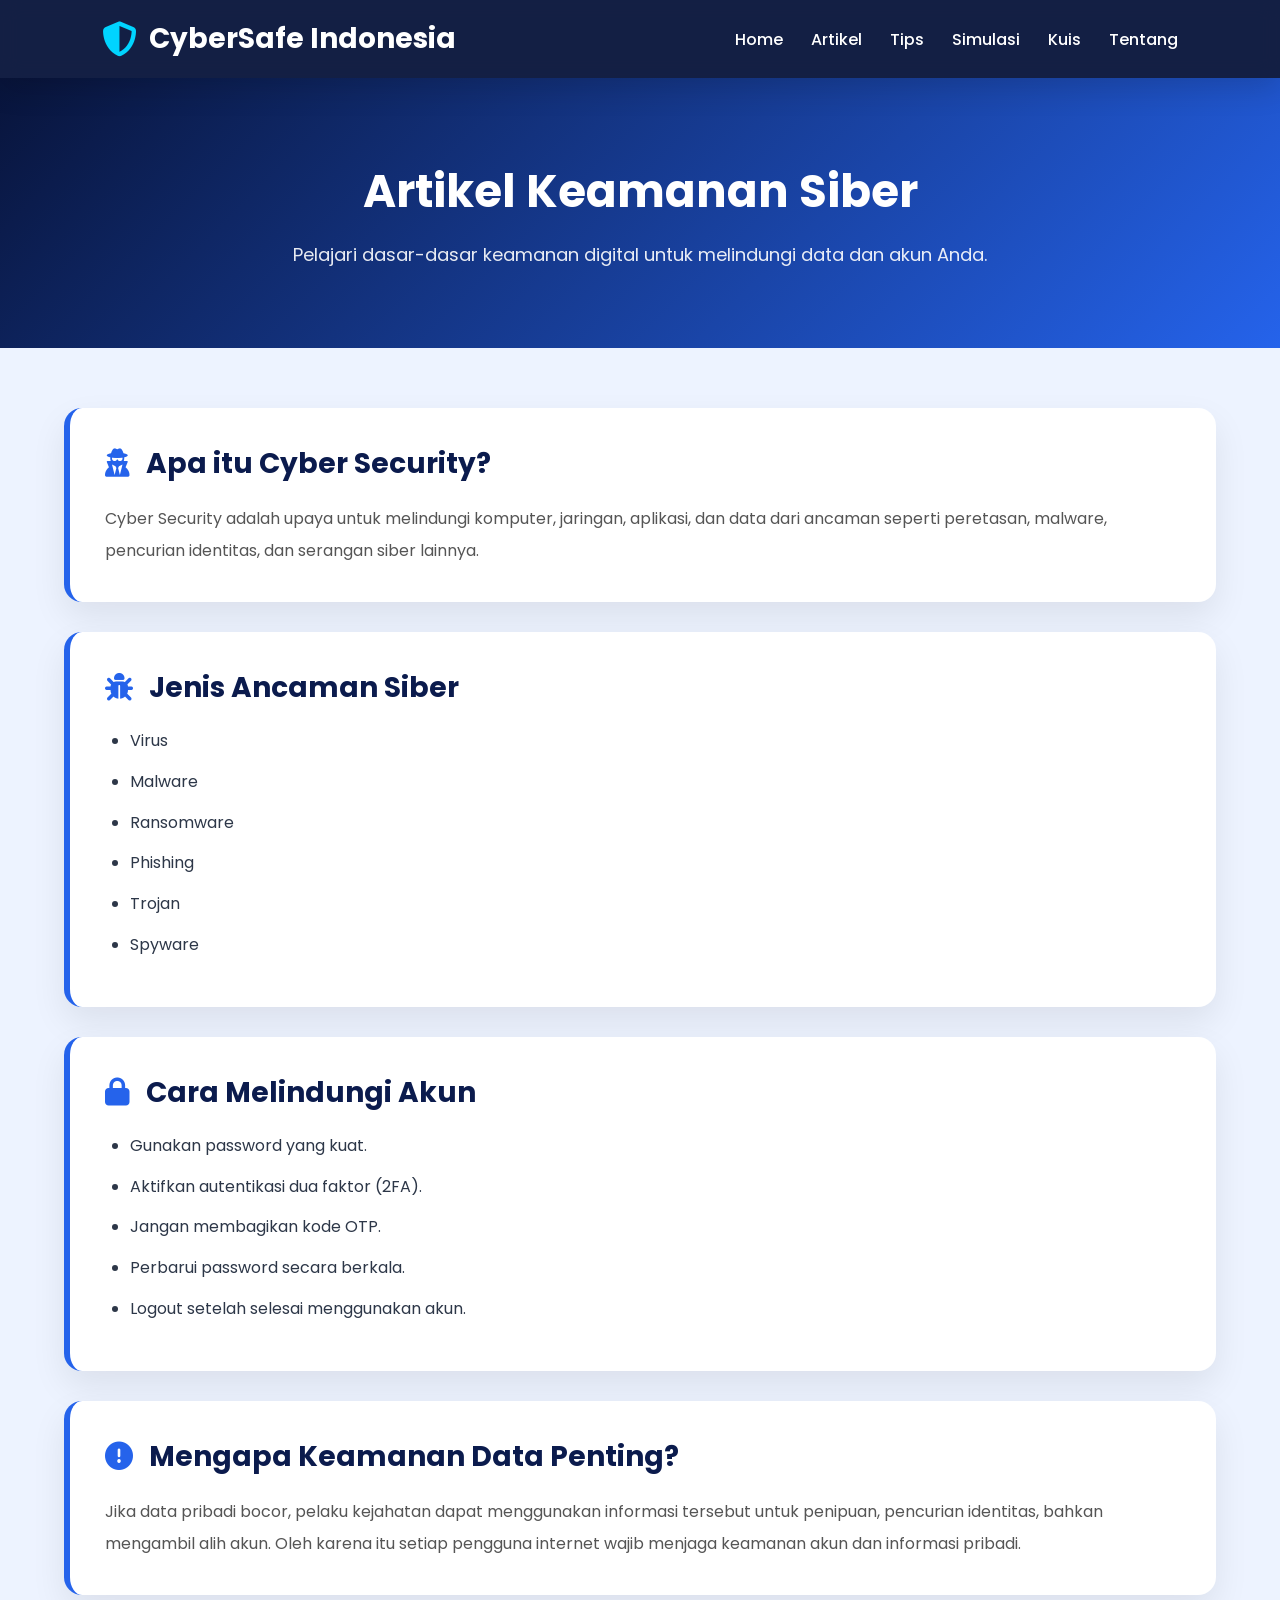
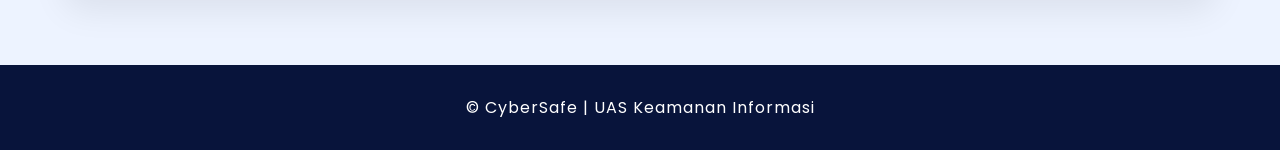
<file: artikel.html>
<!DOCTYPE html>
<html lang="id">
<head>
    <meta charset="UTF-8">
    <meta name="viewport" content="width=device-width, initial-scale=1.0">
    <title>Artikel - CyberSafe</title>

    <link rel="stylesheet" href="css/style.css">

    <link rel="stylesheet"
    href="https://cdnjs.cloudflare.com/ajax/libs/font-awesome/6.6.0/css/all.min.css">
</head>
<body>

<header>

    <div class="logo">
        <i class="fa-solid fa-shield-halved"></i>
        <h2>CyberSafe Indonesia</h2>
    </div>

    <nav>
        <a href="index.html">Home</a>
        <a href="artikel.html">Artikel</a>
        <a href="tips.html">Tips</a>
        <a href="phishing.html">Simulasi</a>
        <a href="kuis.html">Kuis</a>
        <a href="tentang.html">Tentang</a>
    </nav>

</header>

<section class="page-title">
    <h1>Artikel Keamanan Siber</h1>
    <p>Pelajari dasar-dasar keamanan digital untuk melindungi data dan akun Anda.</p>
</section>

<section class="artikel-container">

<div class="artikel">

<h2><i class="fa-solid fa-user-secret"></i> Apa itu Cyber Security?</h2>

<p>
Cyber Security adalah upaya untuk melindungi komputer, jaringan, aplikasi,
dan data dari ancaman seperti peretasan, malware, pencurian identitas,
dan serangan siber lainnya.
</p>

</div>

<div class="artikel">

<h2><i class="fa-solid fa-bug"></i> Jenis Ancaman Siber</h2>

<ul>

<li>Virus</li>

<li>Malware</li>

<li>Ransomware</li>

<li>Phishing</li>

<li>Trojan</li>

<li>Spyware</li>

</ul>

</div>

<div class="artikel">

<h2><i class="fa-solid fa-lock"></i> Cara Melindungi Akun</h2>

<ul>

<li>Gunakan password yang kuat.</li>

<li>Aktifkan autentikasi dua faktor (2FA).</li>

<li>Jangan membagikan kode OTP.</li>

<li>Perbarui password secara berkala.</li>

<li>Logout setelah selesai menggunakan akun.</li>

</ul>

</div>

<div class="artikel">

<h2><i class="fa-solid fa-circle-exclamation"></i> Mengapa Keamanan Data Penting?</h2>

<p>

Jika data pribadi bocor, pelaku kejahatan dapat
menggunakan informasi tersebut untuk penipuan,
pencurian identitas, bahkan mengambil alih akun.

Oleh karena itu setiap pengguna internet wajib
menjaga keamanan akun dan informasi pribadi.

</p>

</div>

</section>

<footer>

<p>© CyberSafe | UAS Keamanan Informasi</p>

</footer>

</body>
</html>
</file>
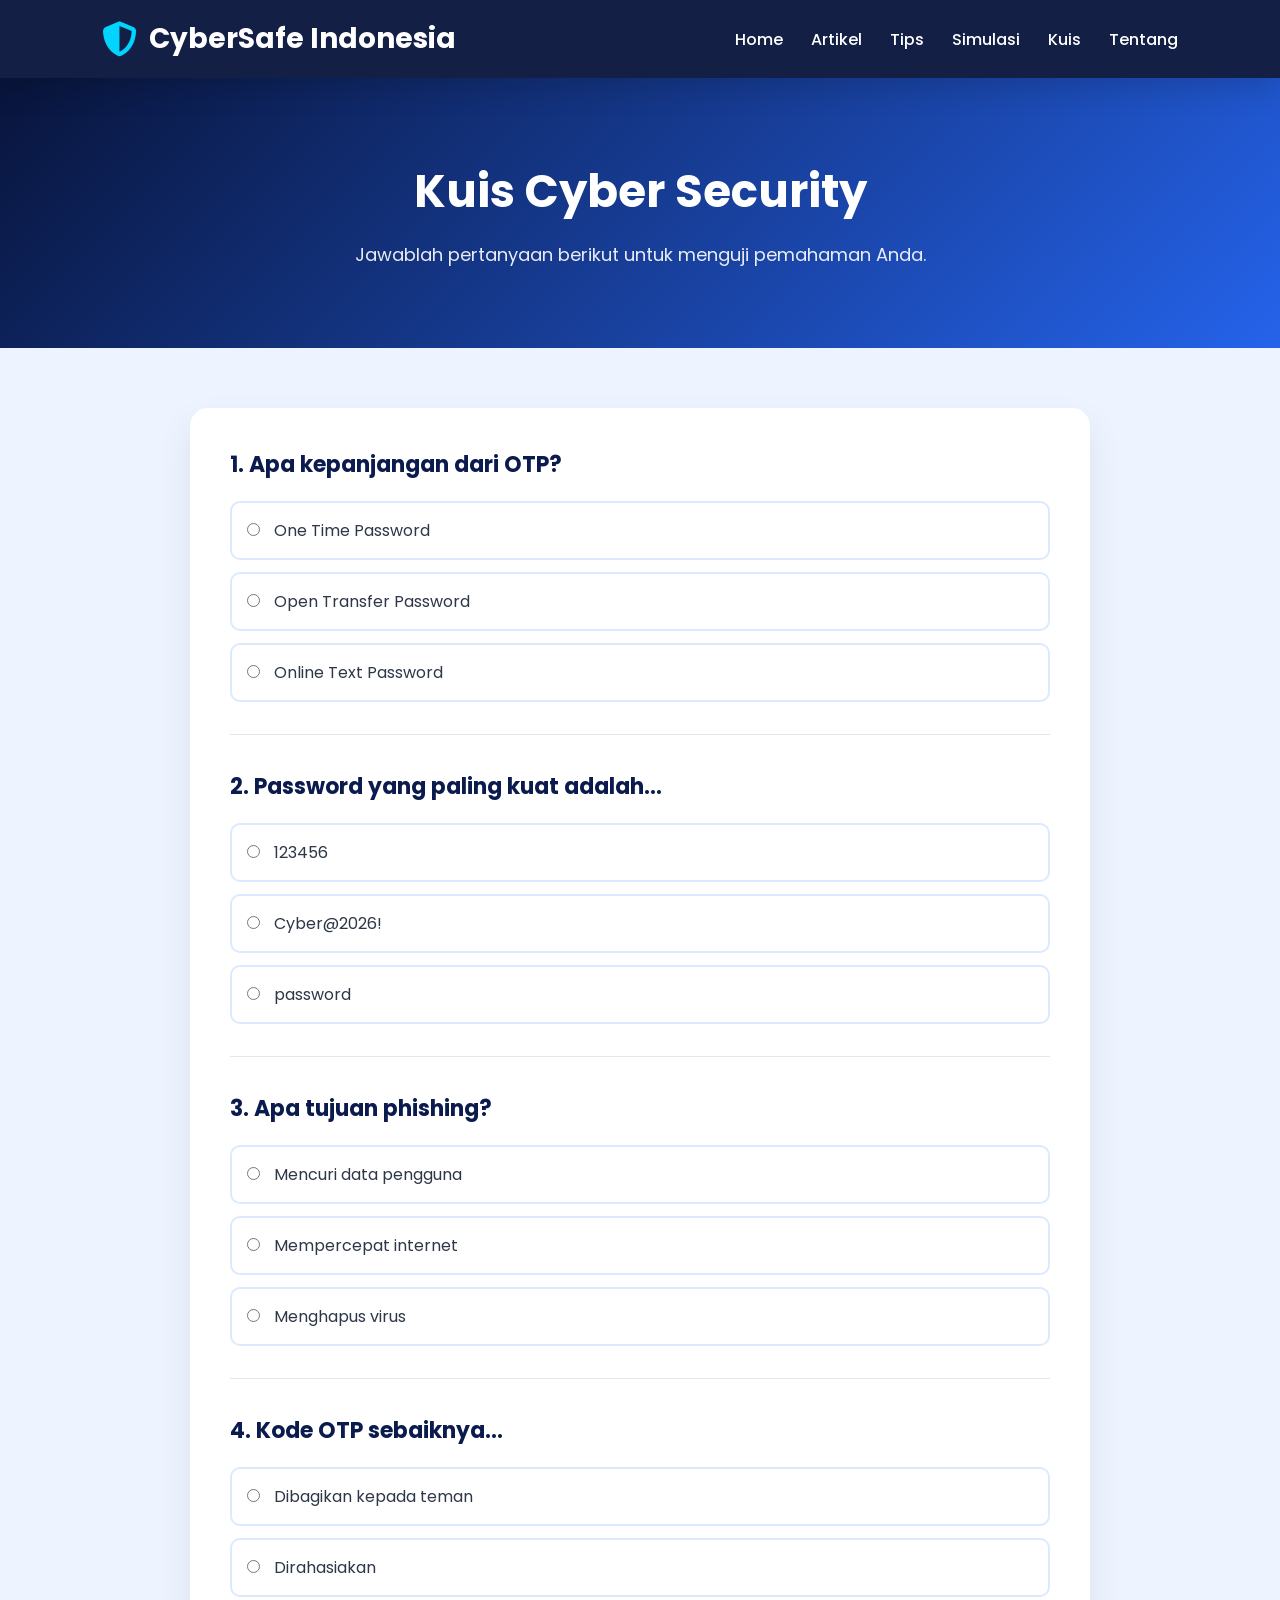
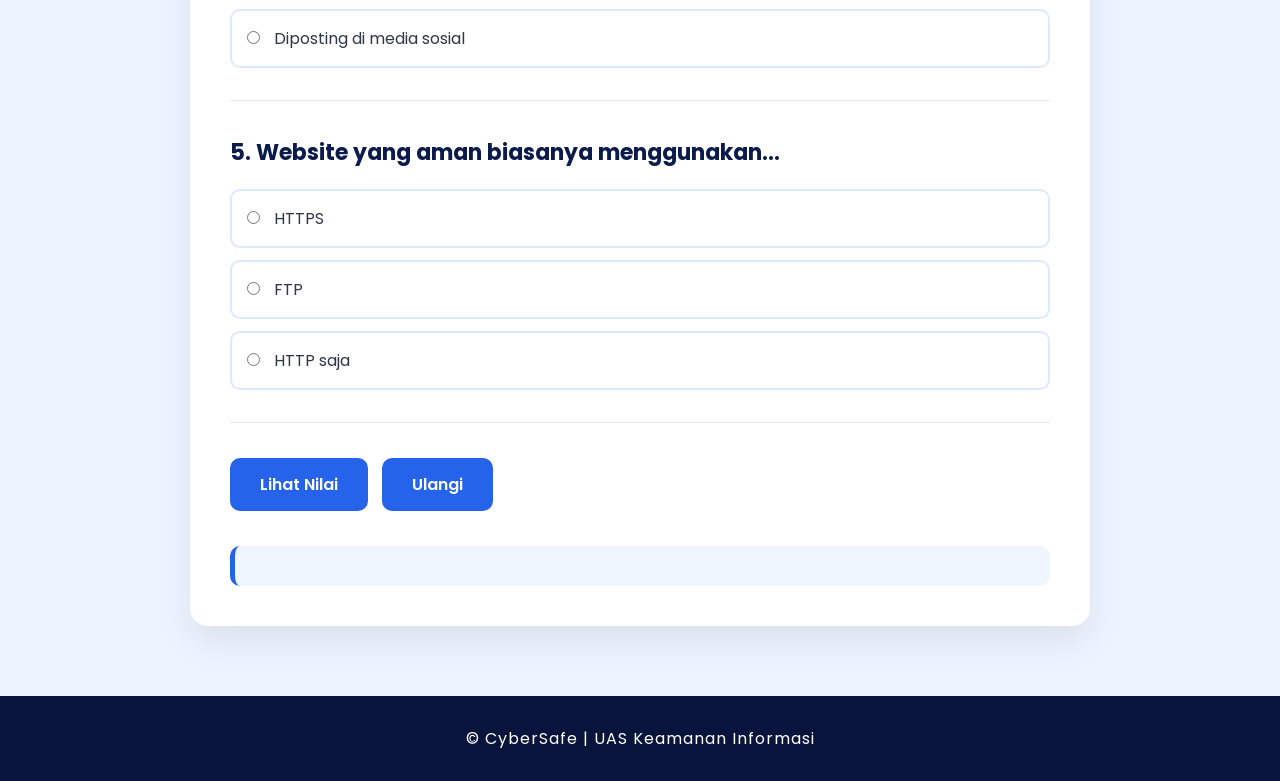
<file: kuis.html>
<!DOCTYPE html>
<html lang="id">
<head>
<meta charset="UTF-8">
<meta name="viewport" content="width=device-width, initial-scale=1.0">

<title>Kuis Cyber Security</title>

<link rel="stylesheet" href="css/style.css">

<link rel="stylesheet"
href="https://cdnjs.cloudflare.com/ajax/libs/font-awesome/6.6.0/css/all.min.css">

</head>

<body>

<header>

<div class="logo">
<i class="fa-solid fa-shield-halved"></i>
<h2>CyberSafe Indonesia</h2>
</div>

<nav>

<a href="index.html">Home</a>
<a href="artikel.html">Artikel</a>
<a href="tips.html">Tips</a>
<a href="phishing.html">Simulasi</a>
<a href="kuis.html">Kuis</a>
<a href="tentang.html">Tentang</a>

</nav>

</header>

<section class="page-title">

<h1>Kuis Cyber Security</h1>

<p>Jawablah pertanyaan berikut untuk menguji pemahaman Anda.</p>

</section>

<div class="quiz-container">

<form id="quizForm">

<div class="question">

<h3>1. Apa kepanjangan dari OTP?</h3>

<label><input type="radio" name="q1" value="1"> One Time Password</label>
<label><input type="radio" name="q1" value="0"> Open Transfer Password</label>
<label><input type="radio" name="q1" value="0"> Online Text Password</label>

</div>

<div class="question">

<h3>2. Password yang paling kuat adalah...</h3>

<label><input type="radio" name="q2" value="0"> 123456</label>
<label><input type="radio" name="q2" value="1"> Cyber@2026!</label>
<label><input type="radio" name="q2" value="0"> password</label>

</div>

<div class="question">

<h3>3. Apa tujuan phishing?</h3>

<label><input type="radio" name="q3" value="1"> Mencuri data pengguna</label>
<label><input type="radio" name="q3" value="0"> Mempercepat internet</label>
<label><input type="radio" name="q3" value="0"> Menghapus virus</label>

</div>

<div class="question">

<h3>4. Kode OTP sebaiknya...</h3>

<label><input type="radio" name="q4" value="0"> Dibagikan kepada teman</label>
<label><input type="radio" name="q4" value="1"> Dirahasiakan</label>
<label><input type="radio" name="q4" value="0"> Diposting di media sosial</label>

</div>

<div class="question">

<h3>5. Website yang aman biasanya menggunakan...</h3>

<label><input type="radio" name="q5" value="1"> HTTPS</label>
<label><input type="radio" name="q5" value="0"> FTP</label>
<label><input type="radio" name="q5" value="0"> HTTP saja</label>

</div>

<button type="button" onclick="hitungNilai()">Lihat Nilai</button>

<button type="reset">Ulangi</button>

</form>

<div id="score"></div>

</div>

<footer>

<p>© CyberSafe | UAS Keamanan Informasi</p>

</footer>

<script src="js/script.js"></script>

</body>
</html>
</file>
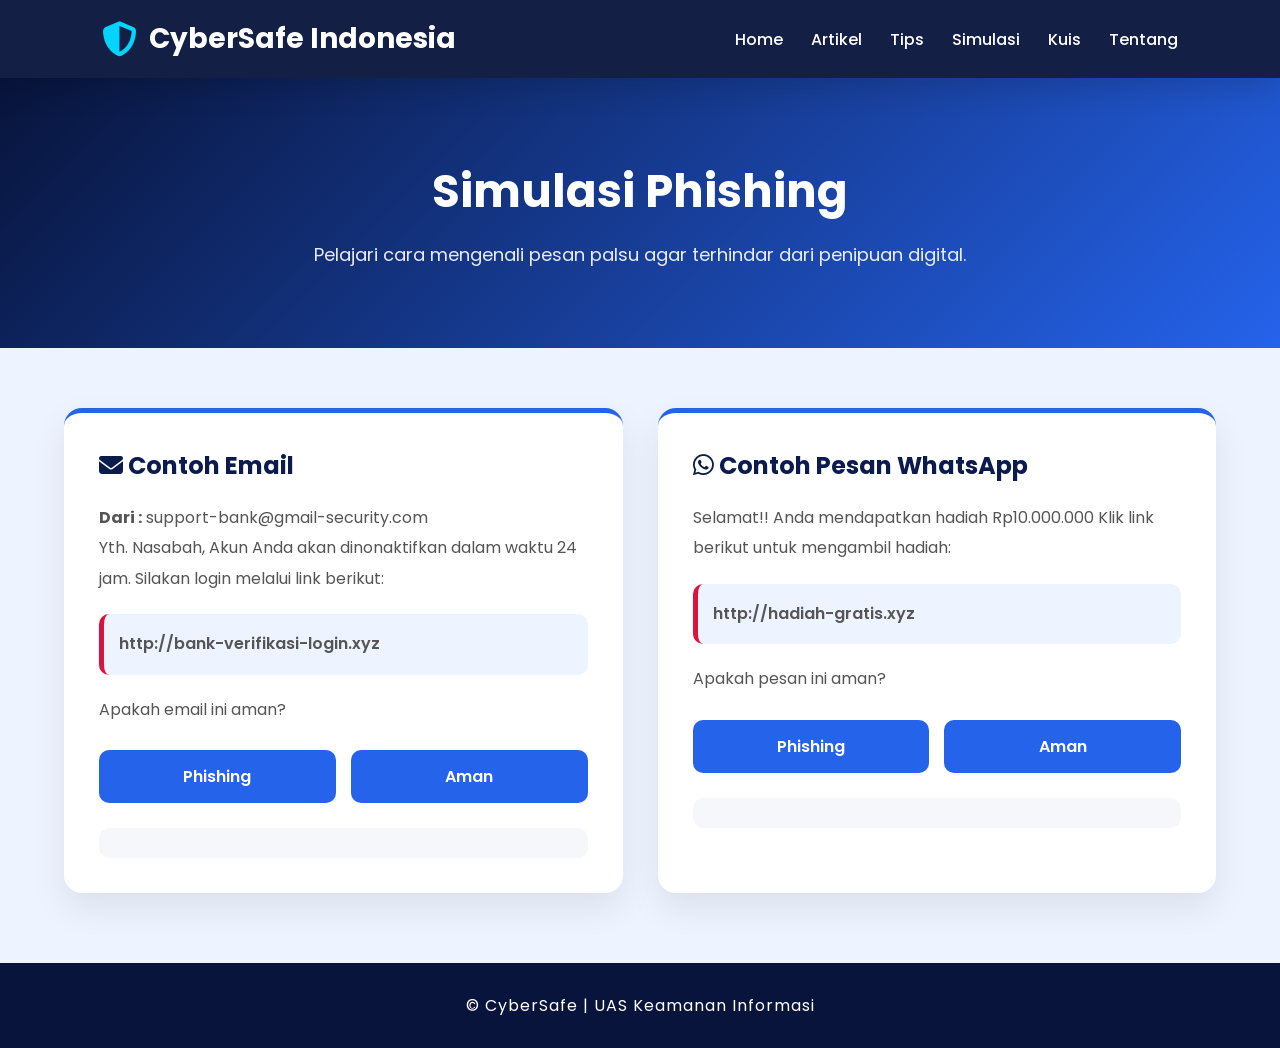
<file: phishing.html>
<!DOCTYPE html>
<html lang="id">
<head>
<meta charset="UTF-8">
<meta name="viewport" content="width=device-width, initial-scale=1.0">

<title>Simulasi Phishing</title>

<link rel="stylesheet" href="css/style.css">

<link rel="stylesheet"
href="https://cdnjs.cloudflare.com/ajax/libs/font-awesome/6.6.0/css/all.min.css">

</head>

<body>

<header>

<div class="logo">
<i class="fa-solid fa-shield-halved"></i>
<h2>CyberSafe Indonesia</h2>
</div>

<nav>
<a href="index.html">Home</a>
<a href="artikel.html">Artikel</a>
<a href="tips.html">Tips</a>
<a href="phishing.html">Simulasi</a>
<a href="kuis.html">Kuis</a>
<a href="tentang.html">Tentang</a>
</nav>

</header>

<section class="page-title">

<h1>Simulasi Phishing</h1>

<p>Pelajari cara mengenali pesan palsu agar terhindar dari penipuan digital.</p>

</section>

<section class="phishing-container">

<div class="email-box">

<h2><i class="fa-solid fa-envelope"></i> Contoh Email</h2>

<p><strong>Dari :</strong> support-bank@gmail-security.com</p>

<p>

Yth. Nasabah,

Akun Anda akan dinonaktifkan dalam waktu 24 jam.

Silakan login melalui link berikut:

</p>

<p class="link">
http://bank-verifikasi-login.xyz
</p>

<p>

Apakah email ini aman?

</p>

<div class="btn-group">

<button onclick="cekPhishing()">Phishing</button>

<button onclick="cekSalah()">Aman</button>

</div>

<p id="hasil"></p>

</div>

<div class="email-box">

<h2><i class="fa-brands fa-whatsapp"></i> Contoh Pesan WhatsApp</h2>

<p>

Selamat!!

Anda mendapatkan hadiah Rp10.000.000

Klik link berikut untuk mengambil hadiah:

</p>

<p class="link">
http://hadiah-gratis.xyz
</p>

<p>

Apakah pesan ini aman?

</p>

<div class="btn-group">

<button onclick="cekWA()">Phishing</button>

<button onclick="cekWASalah()">Aman</button>

</div>

<p id="hasil2"></p>

</div>

</section>

<footer>

<p>
© CyberSafe | UAS Keamanan Informasi
</p>

</footer>

<script src="js/script.js"></script>

</body>
</html>
</file>
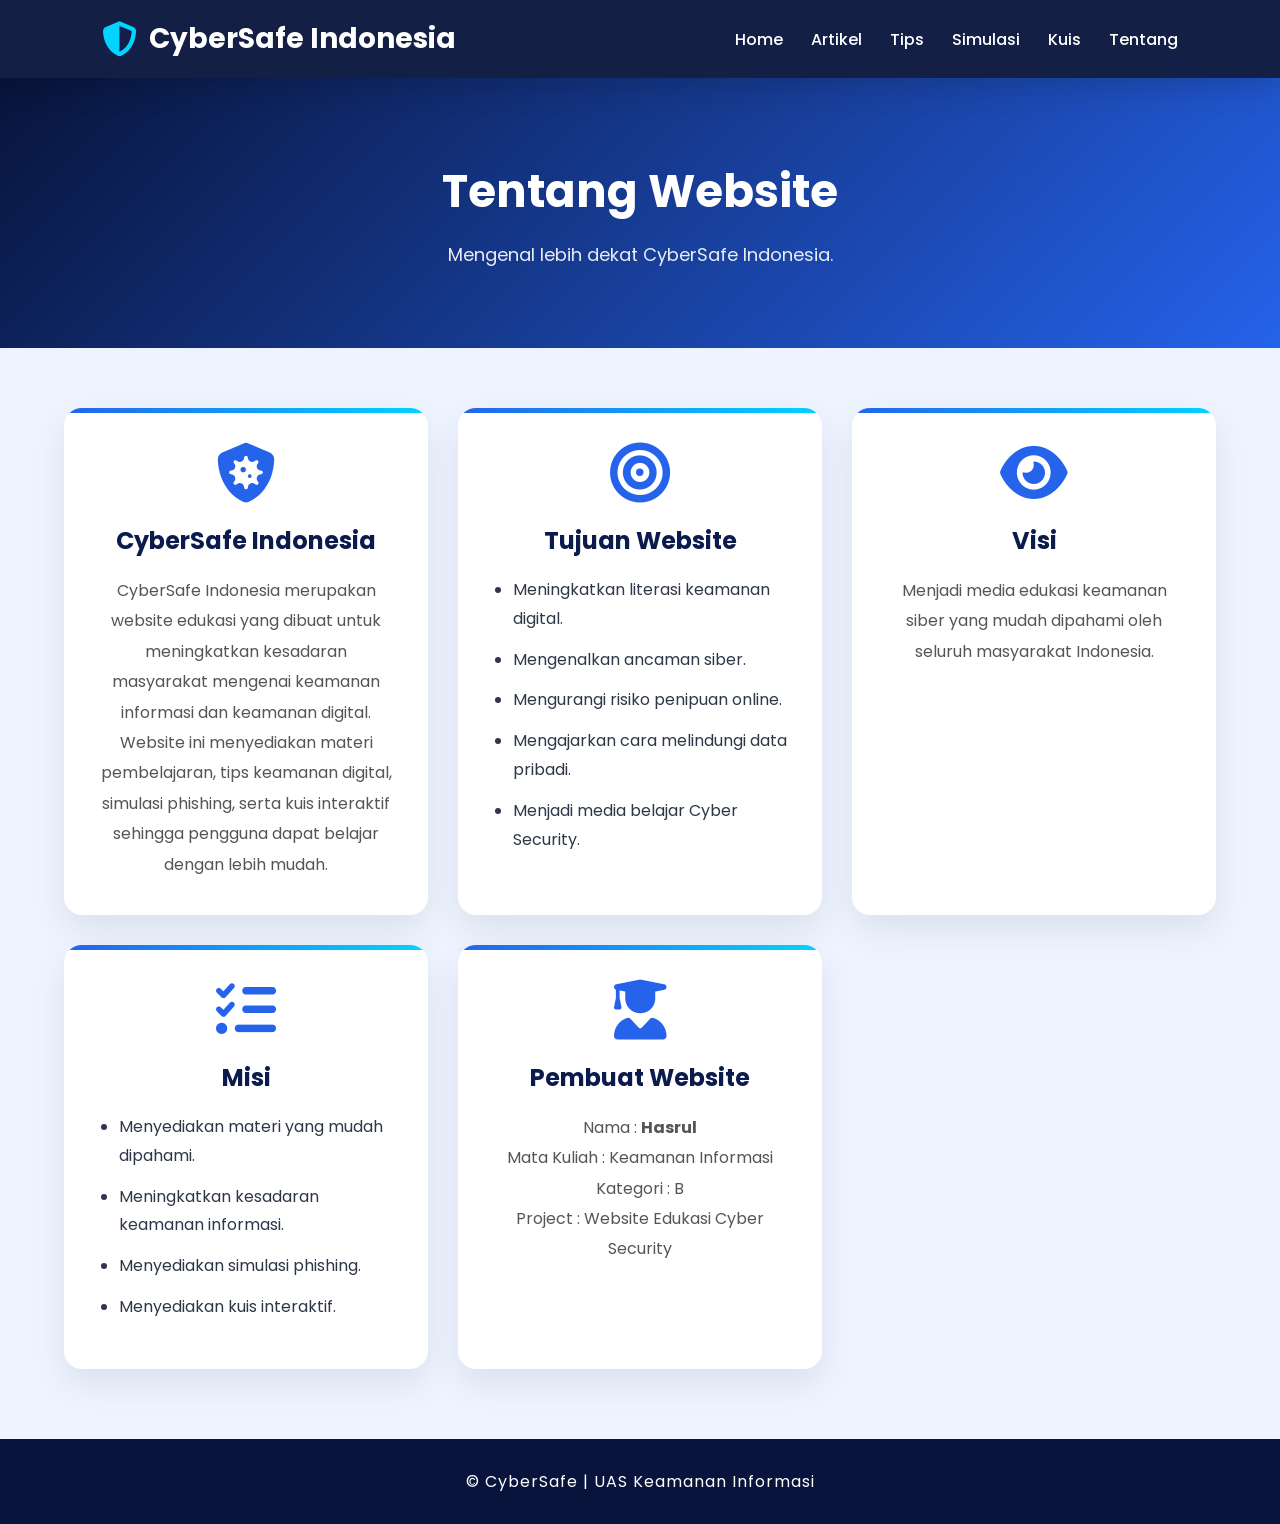
<file: tentang.html>
<!DOCTYPE html>
<html lang="id">
<head>
<meta charset="UTF-8">
<meta name="viewport" content="width=device-width, initial-scale=1.0">

<title>Tentang - CyberSafe Indonesia</title>

<link rel="stylesheet" href="css/style.css">

<link rel="stylesheet"
href="https://cdnjs.cloudflare.com/ajax/libs/font-awesome/6.6.0/css/all.min.css">

</head>
<body>

<header>

<div class="logo">
<i class="fa-solid fa-shield-halved"></i>
<h2>CyberSafe Indonesia</h2>
</div>

<nav>
<a href="index.html">Home</a>
<a href="artikel.html">Artikel</a>
<a href="tips.html">Tips</a>
<a href="phishing.html">Simulasi</a>
<a href="kuis.html">Kuis</a>
<a href="tentang.html">Tentang</a>
</nav>

</header>

<section class="page-title">

<h1>Tentang Website</h1>

<p>Mengenal lebih dekat CyberSafe Indonesia.</p>

</section>

<section class="about-container">

<div class="about-card">

<i class="fa-solid fa-shield-virus"></i>

<h2>CyberSafe Indonesia</h2>

<p>

CyberSafe Indonesia merupakan website edukasi yang dibuat
untuk meningkatkan kesadaran masyarakat mengenai
keamanan informasi dan keamanan digital.

Website ini menyediakan materi pembelajaran,
tips keamanan digital, simulasi phishing,
serta kuis interaktif sehingga pengguna
dapat belajar dengan lebih mudah.

</p>

</div>

<div class="about-card">

<i class="fa-solid fa-bullseye"></i>

<h2>Tujuan Website</h2>

<ul>

<li>Meningkatkan literasi keamanan digital.</li>

<li>Mengenalkan ancaman siber.</li>

<li>Mengurangi risiko penipuan online.</li>

<li>Mengajarkan cara melindungi data pribadi.</li>

<li>Menjadi media belajar Cyber Security.</li>

</ul>

</div>

<div class="about-card">

<i class="fa-solid fa-eye"></i>

<h2>Visi</h2>

<p>

Menjadi media edukasi keamanan siber yang mudah dipahami
oleh seluruh masyarakat Indonesia.

</p>

</div>

<div class="about-card">

<i class="fa-solid fa-list-check"></i>

<h2>Misi</h2>

<ul>

<li>Menyediakan materi yang mudah dipahami.</li>

<li>Meningkatkan kesadaran keamanan informasi.</li>

<li>Menyediakan simulasi phishing.</li>

<li>Menyediakan kuis interaktif.</li>

</ul>

</div>

<div class="about-card">

<i class="fa-solid fa-user-graduate"></i>

<h2>Pembuat Website</h2>

<p>

Nama : <b>Hasrul</b><br>

Mata Kuliah : Keamanan Informasi<br>

Kategori : B<br>

Project : Website Edukasi Cyber Security

</p>

</div>

</section>

<footer>

<p>

© CyberSafe | UAS Keamanan Informasi

</p>

</footer>

</body>
</html>
</file>
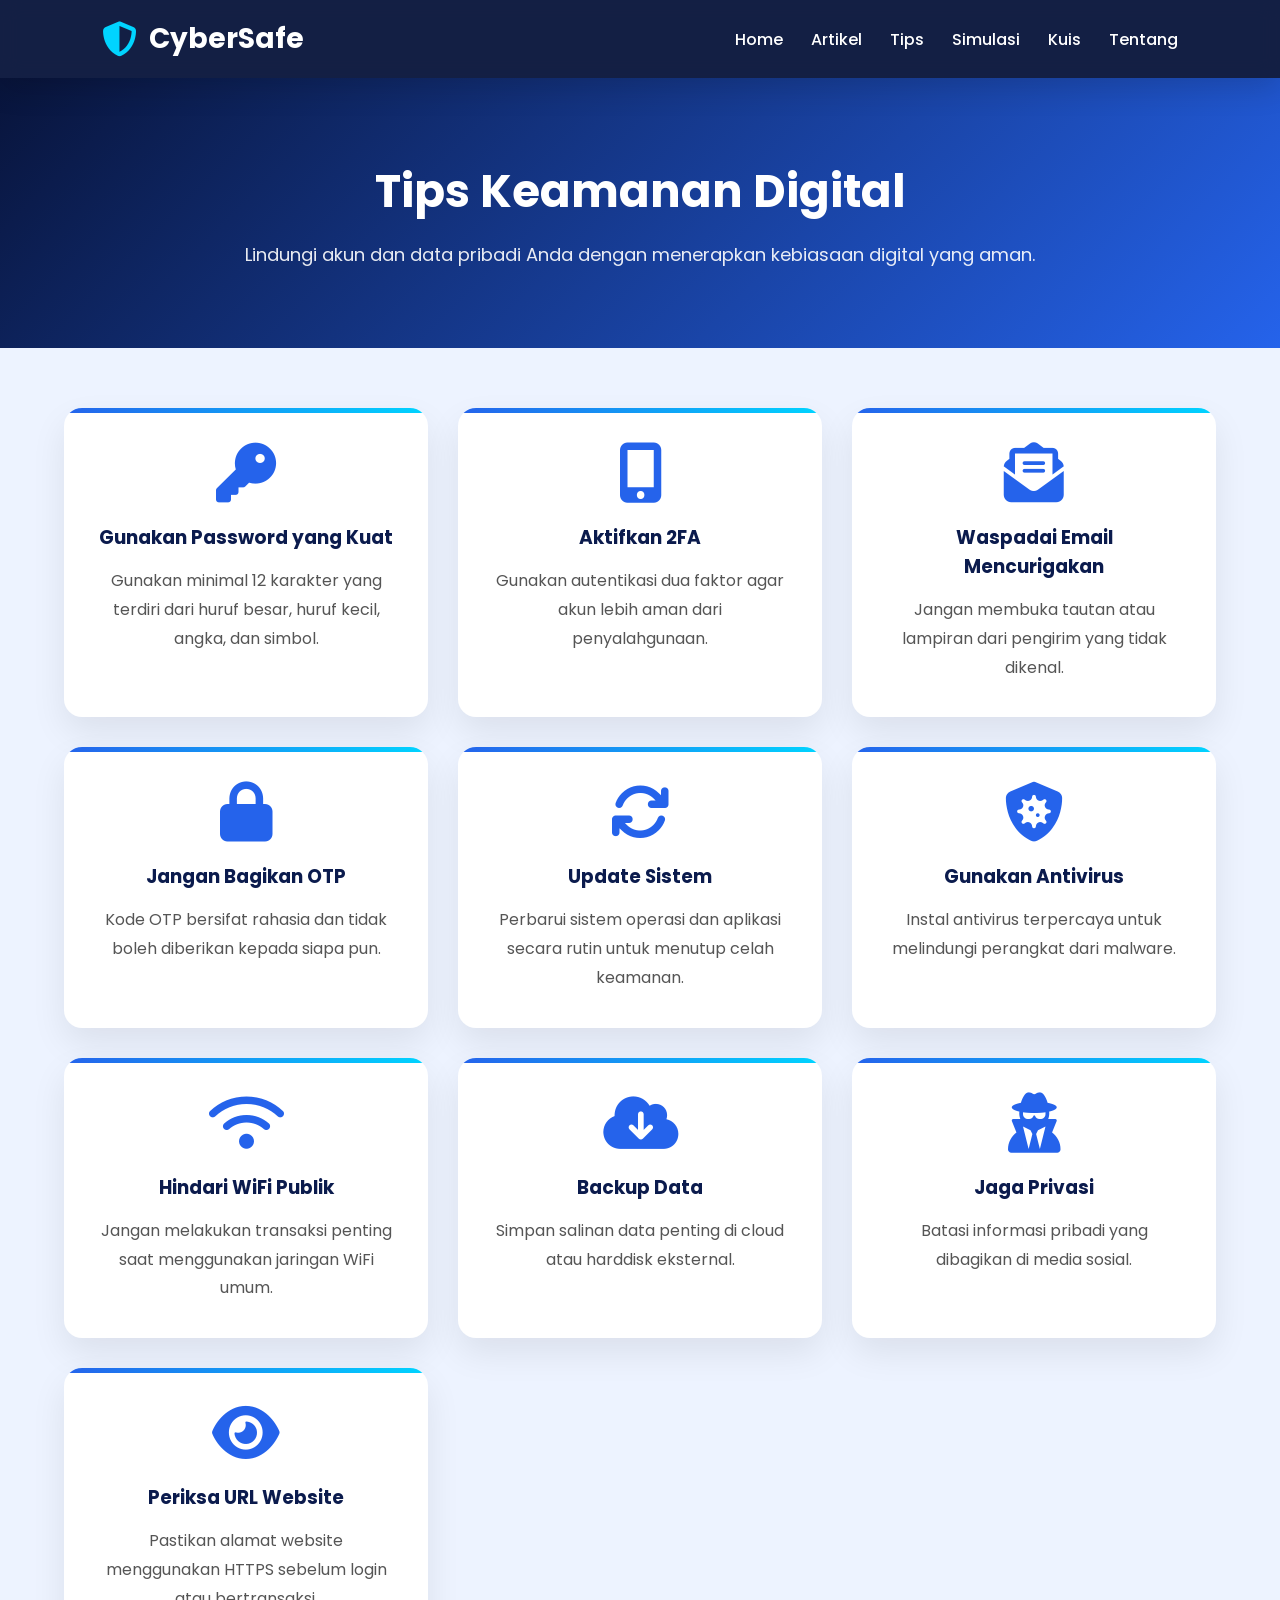
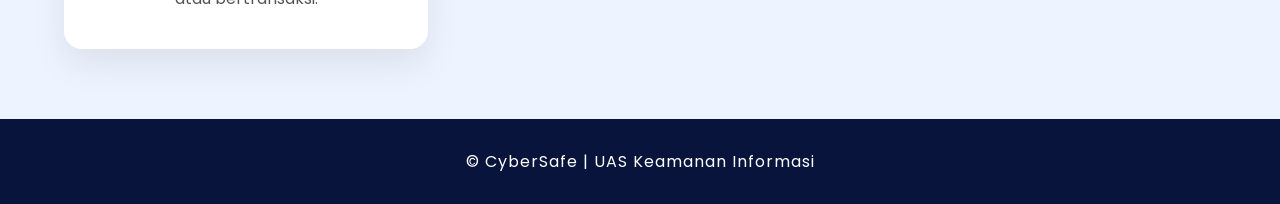
<file: tips.html>
<!DOCTYPE html>
<html lang="id">
<head>
    <meta charset="UTF-8">
    <meta name="viewport" content="width=device-width, initial-scale=1.0">
    <title>Tips Keamanan Digital</title>

    <link rel="stylesheet" href="css/style.css">

    <link rel="stylesheet"
    href="https://cdnjs.cloudflare.com/ajax/libs/font-awesome/6.6.0/css/all.min.css">
</head>
<body>

<header>

<div class="logo">
<i class="fa-solid fa-shield-halved"></i>
<h2>CyberSafe</h2>
</div>

<nav>
<a href="index.html">Home</a>
<a href="artikel.html">Artikel</a>
<a href="tips.html">Tips</a>
<a href="phishing.html">Simulasi</a>
<a href="kuis.html">Kuis</a>
<a href="tentang.html">Tentang</a>
</nav>

</header>

<section class="page-title">

<h1>Tips Keamanan Digital</h1>

<p>Lindungi akun dan data pribadi Anda dengan menerapkan kebiasaan digital yang aman.</p>

</section>

<section class="tips-container">

<div class="tip-card">
<i class="fa-solid fa-key"></i>
<h3>Gunakan Password yang Kuat</h3>
<p>Gunakan minimal 12 karakter yang terdiri dari huruf besar, huruf kecil, angka, dan simbol.</p>
</div>

<div class="tip-card">
<i class="fa-solid fa-mobile-screen-button"></i>
<h3>Aktifkan 2FA</h3>
<p>Gunakan autentikasi dua faktor agar akun lebih aman dari penyalahgunaan.</p>
</div>

<div class="tip-card">
<i class="fa-solid fa-envelope-open-text"></i>
<h3>Waspadai Email Mencurigakan</h3>
<p>Jangan membuka tautan atau lampiran dari pengirim yang tidak dikenal.</p>
</div>

<div class="tip-card">
<i class="fa-solid fa-lock"></i>
<h3>Jangan Bagikan OTP</h3>
<p>Kode OTP bersifat rahasia dan tidak boleh diberikan kepada siapa pun.</p>
</div>

<div class="tip-card">
<i class="fa-solid fa-arrows-rotate"></i>
<h3>Update Sistem</h3>
<p>Perbarui sistem operasi dan aplikasi secara rutin untuk menutup celah keamanan.</p>
</div>

<div class="tip-card">
<i class="fa-solid fa-shield-virus"></i>
<h3>Gunakan Antivirus</h3>
<p>Instal antivirus terpercaya untuk melindungi perangkat dari malware.</p>
</div>

<div class="tip-card">
<i class="fa-solid fa-wifi"></i>
<h3>Hindari WiFi Publik</h3>
<p>Jangan melakukan transaksi penting saat menggunakan jaringan WiFi umum.</p>
</div>

<div class="tip-card">
<i class="fa-solid fa-cloud-arrow-down"></i>
<h3>Backup Data</h3>
<p>Simpan salinan data penting di cloud atau harddisk eksternal.</p>
</div>

<div class="tip-card">
<i class="fa-solid fa-user-secret"></i>
<h3>Jaga Privasi</h3>
<p>Batasi informasi pribadi yang dibagikan di media sosial.</p>
</div>

<div class="tip-card">
<i class="fa-solid fa-eye"></i>
<h3>Periksa URL Website</h3>
<p>Pastikan alamat website menggunakan HTTPS sebelum login atau bertransaksi.</p>
</div>

</section>

<footer>

<p>© CyberSafe | UAS Keamanan Informasi</p>

</footer>

</body>
</html>
</file>
<file: css/style.css>
/* ==========================================
   CYBERSAFE INDONESIA
   PROFESSIONAL UI
========================================== */

@import url('https://fonts.googleapis.com/css2?family=Poppins:wght@300;400;500;600;700;800&display=swap');

*{
    margin:0;
    padding:0;
    box-sizing:border-box;
    font-family:'Poppins',sans-serif;
}

html{
    scroll-behavior:smooth;
}

body{

    background:#edf3ff;

    color:#2d3748;

    overflow-x:hidden;

}

/* Scrollbar */

::-webkit-scrollbar{

    width:8px;

}

::-webkit-scrollbar-track{

    background:#dfe9ff;

}

::-webkit-scrollbar-thumb{

    background:#2563eb;

    border-radius:20px;

}

/* =========================
HEADER
========================= */

header{

    position:sticky;

    top:0;

    z-index:999;

    display:flex;

    justify-content:space-between;

    align-items:center;

    padding:18px 8%;

    background:rgba(8,20,58,.95);

    backdrop-filter:blur(10px);

    box-shadow:0 10px 30px rgba(0,0,0,.15);

}

.logo{

    display:flex;

    align-items:center;

    gap:12px;

}

.logo i{

    font-size:35px;

    color:#00d4ff;

}

.logo h2{

    color:white;

    font-size:28px;

    font-weight:700;

}

nav{

    display:flex;

    align-items:center;

}

nav a{

    text-decoration:none;

    color:white;

    margin-left:28px;

    font-weight:500;

    position:relative;

    transition:.3s;

}

nav a:hover{

    color:#00d4ff;

}

nav a::after{

    content:"";

    position:absolute;

    left:0;

    bottom:-8px;

    width:0;

    height:3px;

    background:#00d4ff;

    transition:.3s;

}

nav a:hover::after{

    width:100%;

}

/* =========================
HERO
========================= */

.hero{

    min-height:90vh;

    display:flex;

    justify-content:center;

    align-items:center;

    text-align:center;

    padding:40px;

    background:
    linear-gradient(rgba(7,18,58,.82),rgba(7,18,58,.82)),
    url("../images/banner.jpg");

    background-size:cover;

    background-position:center;

    color:white;

}

.hero-text{

    max-width:850px;

}

.hero h1{

    font-size:60px;

    font-weight:700;

    margin-bottom:25px;

    line-height:1.2;

}

.hero p{

    font-size:20px;

    opacity:.95;

    line-height:1.9;

    margin-bottom:40px;

}

.btn{

    display:inline-block;

    background:#00d4ff;

    color:#071639;

    text-decoration:none;

    padding:15px 40px;

    border-radius:50px;

    font-weight:700;

    transition:.35s;

    box-shadow:0 10px 30px rgba(0,212,255,.4);

}

.btn:hover{

    transform:translateY(-6px);

    background:white;

}

/* =========================
FITUR
========================= */

.fitur{

    padding:90px 8%;

}

.fitur h2{

    text-align:center;

    font-size:38px;

    margin-bottom:50px;

    color:#0b1b4d;

}

.card-container{

    display:grid;

    grid-template-columns:repeat(auto-fit,minmax(260px,1fr));

    gap:30px;

}

.card{

    background:white;

    border-radius:18px;

    padding:35px;

    text-align:center;

    transition:.35s;

    box-shadow:0 15px 35px rgba(0,0,0,.08);

}

.card:hover{

    transform:translateY(-12px);

    box-shadow:0 25px 45px rgba(0,0,0,.15);

}

.card i{

    font-size:60px;

    color:#2563eb;

    margin-bottom:20px;

}

.card h3{

    color:#0b1b4d;

    margin-bottom:15px;

}

.card p{

    color:#555;

    line-height:1.8;

}

/* =========================
PAGE TITLE
========================= */

.page-title{

    background:
    linear-gradient(135deg,#08143b,#2563eb);

    color:white;

    text-align:center;

    padding:80px 20px;

}

.page-title h1{

    font-size:45px;

    margin-bottom:15px;

}

.page-title p{

    font-size:18px;

    opacity:.9;

}

/* =========================
FOOTER
========================= */

footer{

    margin-top:70px;

    background:#08143b;

    color:white;

    text-align:center;

    padding:30px;

}

footer p{

    letter-spacing:1px;

}

/* Shadow umum */

.artikel,
.tip-card,
.email-box,
.quiz-container,
.about-card{

    background:white;

    border-radius:18px;

    box-shadow:0 15px 35px rgba(0,0,0,.08);

    transition:.35s;

}

.artikel:hover,
.tip-card:hover,
.email-box:hover,
.about-card:hover{

    transform:translateY(-8px);

}
/* ==========================================
   HALAMAN ARTIKEL
==========================================*/

.artikel-container{

    width:90%;

    max-width:1200px;

    margin:60px auto;

}

.artikel{

    padding:35px;

    margin-bottom:30px;

    border-left:6px solid #2563eb;

}

.artikel h2{

    color:#0b1b4d;

    margin-bottom:18px;

    font-size:28px;

}

.artikel h2 i{

    color:#2563eb;

    margin-right:10px;

}

.artikel p{

    line-height:2;

    color:#555;

}

.artikel ul{

    margin-top:15px;

    margin-left:25px;

}

.artikel li{

    margin:12px 0;

    line-height:1.8;

}

/* ==========================================
   HALAMAN TIPS
==========================================*/

.tips-container{

    width:90%;

    max-width:1300px;

    margin:60px auto;

    display:grid;

    grid-template-columns:repeat(auto-fit,minmax(270px,1fr));

    gap:30px;

}

.tip-card{

    padding:35px;

    text-align:center;

    overflow:hidden;

    position:relative;

}

.tip-card::before{

    content:"";

    position:absolute;

    top:0;

    left:0;

    width:100%;

    height:5px;

    background:linear-gradient(90deg,#2563eb,#00d4ff);

}

.tip-card:hover{

    transform:translateY(-10px);

}

.tip-card i{

    font-size:60px;

    color:#2563eb;

    margin-bottom:20px;

}

.tip-card h3{

    color:#0b1b4d;

    margin-bottom:15px;

}

.tip-card p{

    color:#555;

    line-height:1.8;

}

/* ==========================================
   SIMULASI PHISHING
==========================================*/

.phishing-container{

    width:90%;

    max-width:1300px;

    margin:60px auto;

    display:grid;

    grid-template-columns:repeat(auto-fit,minmax(450px,1fr));

    gap:35px;

}

.email-box{

    padding:35px;

    border-top:5px solid #2563eb;

}

.email-box h2{

    color:#0b1b4d;

    margin-bottom:20px;

}

.email-box p{

    color:#555;

    line-height:1.9;

}

.link{

    background:#eef4ff;

    border-left:5px solid crimson;

    color:crimson;

    padding:15px;

    border-radius:10px;

    font-weight:600;

    margin:20px 0;

    word-break:break-all;

}

.btn-group{

    display:flex;

    gap:15px;

    margin-top:25px;

}

.btn-group button{

    flex:1;

    padding:14px;

    border:none;

    border-radius:10px;

    background:#2563eb;

    color:white;

    cursor:pointer;

    font-size:16px;

    font-weight:600;

    transition:.3s;

}

.btn-group button:hover{

    background:#08143b;

    transform:scale(1.03);

}

#hasil,
#hasil2{

    margin-top:25px;

    padding:15px;

    border-radius:10px;

    background:#f5f7fb;

    font-size:17px;

    line-height:1.7;

    font-weight:600;

}
/* ==========================================
   HALAMAN KUIS
==========================================*/

.quiz-container{

    width:90%;
    max-width:900px;
    margin:60px auto;
    padding:40px;

}

.question{

    margin-bottom:35px;

    padding-bottom:20px;

    border-bottom:1px solid #e5e7eb;

}

.question:last-child{

    border:none;

}

.question h3{

    color:#0b1b4d;

    margin-bottom:20px;

    font-size:22px;

}

.question label{

    display:block;

    margin:12px 0;

    padding:15px;

    border:2px solid #dbeafe;

    border-radius:10px;

    cursor:pointer;

    transition:.3s;

}

.question label:hover{

    background:#eff6ff;

    border-color:#2563eb;

}

.question input{

    margin-right:10px;

}

.quiz-container button{

    padding:14px 30px;

    border:none;

    border-radius:10px;

    background:#2563eb;

    color:white;

    font-size:16px;

    font-weight:600;

    cursor:pointer;

    transition:.3s;

    margin-right:10px;

}

.quiz-container button:hover{

    background:#08143b;

    transform:translateY(-3px);

}

#score{

    margin-top:35px;

    padding:20px;

    background:#eff6ff;

    border-left:5px solid #2563eb;

    border-radius:10px;

    font-size:24px;

    font-weight:700;

    color:#0b1b4d;

}

/* ==========================================
   HALAMAN TENTANG
==========================================*/

.about-container{

    width:90%;
    max-width:1300px;
    margin:60px auto;

    display:grid;

    grid-template-columns:repeat(auto-fit,minmax(320px,1fr));

    gap:30px;

}

.about-card{

    padding:35px;

    text-align:center;

    position:relative;

    overflow:hidden;

}

.about-card::before{

    content:"";

    position:absolute;

    top:0;
    left:0;

    width:100%;
    height:5px;

    background:linear-gradient(90deg,#2563eb,#00d4ff);

}

.about-card:hover{

    transform:translateY(-10px);

}

.about-card i{

    font-size:60px;

    color:#2563eb;

    margin-bottom:20px;

}

.about-card h2{

    color:#0b1b4d;

    margin-bottom:18px;

}

.about-card p{

    color:#555;

    line-height:1.9;

}

.about-card ul{

    margin-left:20px;

    text-align:left;

}

.about-card li{

    margin:12px 0;

    line-height:1.8;

}

/* ==========================================
   ANIMASI
==========================================*/

.card,
.tip-card,
.artikel,
.email-box,
.about-card,
.quiz-container{

    animation:fadeUp .7s ease;

}

@keyframes fadeUp{

    from{

        opacity:0;

        transform:translateY(30px);

    }

    to{

        opacity:1;

        transform:translateY(0);

    }

}

/* ==========================================
   RESPONSIVE
==========================================*/

@media(max-width:992px){

header{

    flex-direction:column;

    padding:20px;

}

.logo{

    margin-bottom:15px;

}

nav{

    flex-wrap:wrap;

    justify-content:center;

}

nav a{

    margin:10px 12px;

}

.hero{

    min-height:75vh;

}

.hero h1{

    font-size:42px;

}

.hero p{

    font-size:18px;

}

}

@media(max-width:768px){

.hero{

    padding:30px;

}

.hero h1{

    font-size:34px;

}

.hero p{

    font-size:16px;

}

.page-title h1{

    font-size:32px;

}

.page-title p{

    font-size:15px;

}

.quiz-container{

    width:95%;

}

.phishing-container{

    grid-template-columns:1fr;

}

.email-box{

    padding:25px;

}

.btn-group{

    flex-direction:column;

}

.btn-group button{

    width:100%;

}

}

@media(max-width:480px){

.hero h1{

    font-size:28px;

}

.logo h2{

    font-size:22px;

}

.card,
.tip-card,
.about-card,
.email-box,
.artikel{

    padding:25px;

}

.quiz-container{

    padding:25px;

}

}
</file>
